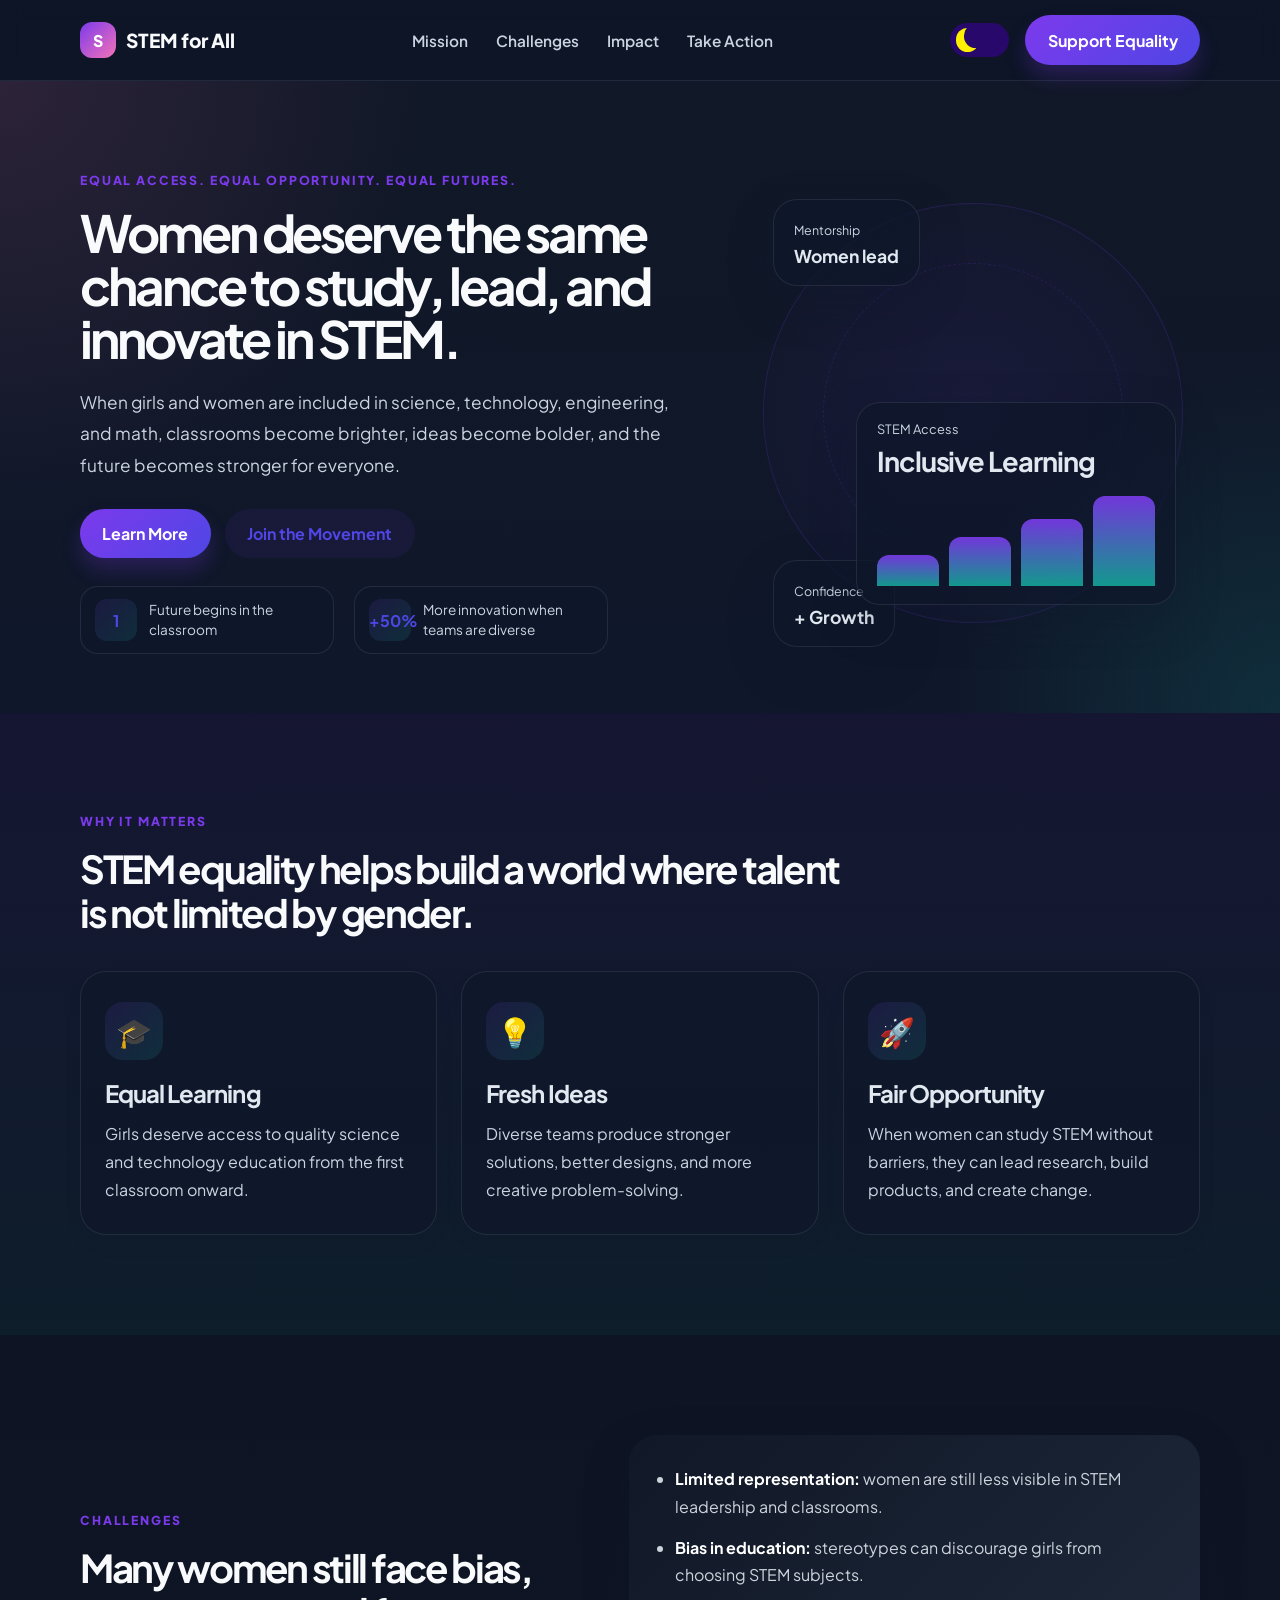
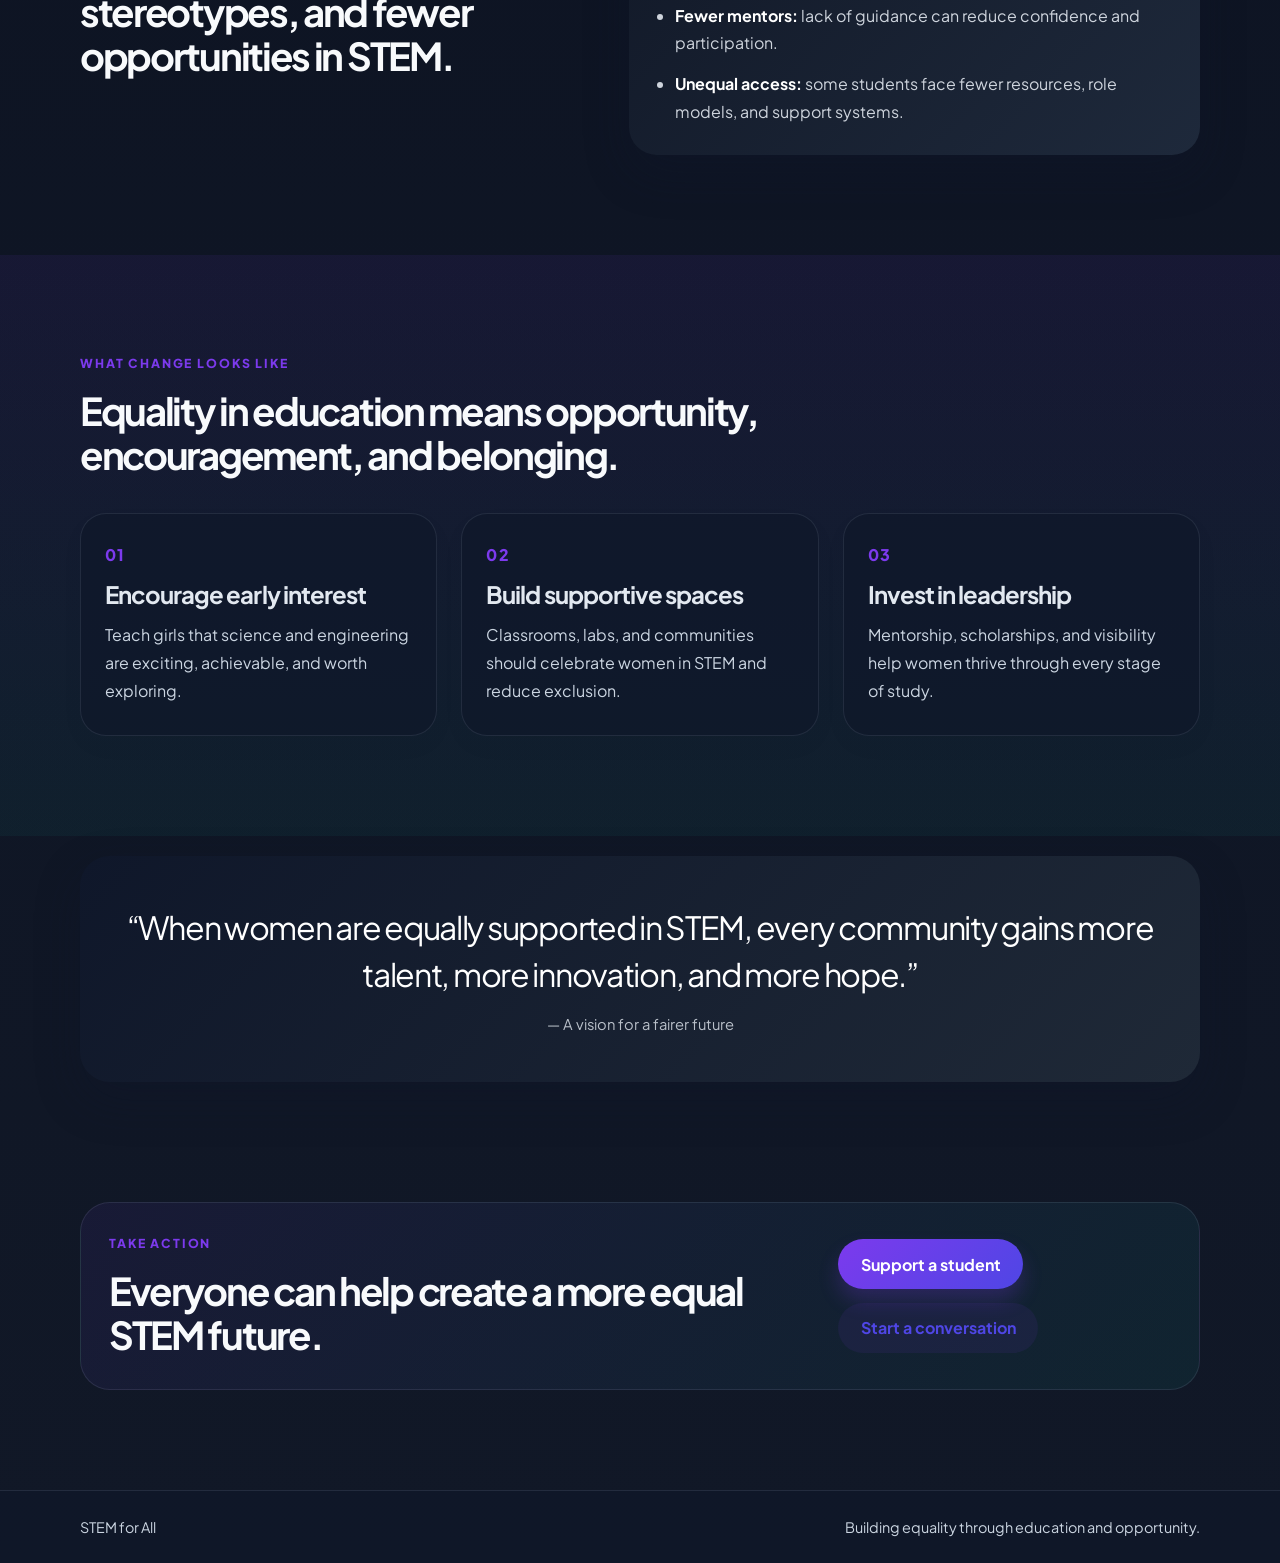
<file: index.html>
<!DOCTYPE html>
<html lang="en">
<head>
    <meta charset="UTF-8">
    <meta name="viewport" content="width=device-width, initial-scale=1.0">
    <title>STEM for All</title>
    <link rel="preconnect" href="https://fonts.googleapis.com">
    <link rel="preconnect" href="https://fonts.gstatic.com" crossorigin>
    <link href="https://fonts.googleapis.com/css2?family=Plus+Jakarta+Sans:wght@400;500;600;700;800&display=swap" rel="stylesheet">
    <link rel="stylesheet" href="style.css">
</head>
<body>
    <header class="topbar">
        <div class="container nav-wrap">
            <div class="brand">
                <span class="brand-mark">S</span>
                <span>STEM for All</span>
            </div>
            <nav class="main-nav" aria-label="Main navigation">
                <a href="#mission">Mission</a>
                <a href="#barriers">Challenges</a>
                <a href="#impact">Impact</a>
                <a href="#act">Take Action</a>
            </nav>
            <div class="header-actions">
                <!-- From Uiverse.io by alexruix -->
                <label class="switch" aria-label="Toggle dark mode">
                    <input type="checkbox" id="theme-toggle">
                    <span class="slider"></span>
                </label>
                <a class="nav-cta" href="#act">Support Equality</a>
            </div>
        </div>
    </header>

    <main>
        <section class="hero">
            <div class="container hero-grid">
                <div class="hero-copy">
                    <p class="eyebrow">Equal access. Equal opportunity. Equal futures.</p>
                    <h1>Women deserve the same chance to study, lead, and innovate in STEM.</h1>
                    <p class="lead">
                        When girls and women are included in science, technology, engineering, and math,
                        classrooms become brighter, ideas become bolder, and the future becomes stronger for everyone.
                    </p>
                    <div class="cta-row">
                        <a class="btn btn-primary" href="#mission">Learn More</a>
                        <a class="btn btn-secondary join-button" href="login.php">Join the Movement</a>
                    </div>
                    <ul class="mini-stats" aria-label="Key STEM equality facts">
                        <li><strong>1</strong><span>Future begins in the classroom</span></li>
                        <li><strong>+50%</strong><span>More innovation when teams are diverse</span></li>
                    </ul>
                </div>

                <div class="hero-visual" aria-label="STEM equality illustration">
                    <div class="circle-ring ring-one"></div>
                    <div class="circle-ring ring-two"></div>
                    <div class="floating-card card-main">
                        <span class="card-label">STEM Access</span>
                        <strong>Inclusive Learning</strong>
                        <div class="bars">
                            <span></span>
                            <span></span>
                            <span></span>
                            <span></span>
                        </div>
                    </div>
                    <div class="floating-card card-top">
                        <span>Mentorship</span>
                        <strong>Women lead</strong>
                    </div>
                    <div class="floating-card card-bottom">
                        <span>Confidence</span>
                        <strong>+ Growth</strong>
                    </div>
                </div>
            </div>
        </section>

        <section id="mission" class="section section-soft">
            <div class="container">
                <div class="section-heading">
                    <p class="eyebrow">Why it matters</p>
                    <h2>STEM equality helps build a world where talent is not limited by gender.</h2>
                </div>

                <div class="card-grid three-up">
                    <article class="info-card">
                        <div class="icon">🎓</div>
                        <h3>Equal Learning</h3>
                        <p>Girls deserve access to quality science and technology education from the first classroom onward.</p>
                    </article>
                    <article class="info-card">
                        <div class="icon">💡</div>
                        <h3>Fresh Ideas</h3>
                        <p>Diverse teams produce stronger solutions, better designs, and more creative problem-solving.</p>
                    </article>
                    <article class="info-card">
                        <div class="icon">🚀</div>
                        <h3>Fair Opportunity</h3>
                        <p>When women can study STEM without barriers, they can lead research, build products, and create change.</p>
                    </article>
                </div>
            </div>
        </section>

        <section id="barriers" class="section">
            <div class="container split-layout">
                <div>
                    <p class="eyebrow">Challenges</p>
                    <h2>Many women still face bias, stereotypes, and fewer opportunities in STEM.</h2>
                </div>
                <div class="list-panel">
                    <ul>
                        <li><strong>Limited representation:</strong> women are still less visible in STEM leadership and classrooms.</li>
                        <li><strong>Bias in education:</strong> stereotypes can discourage girls from choosing STEM subjects.</li>
                        <li><strong>Fewer mentors:</strong> lack of guidance can reduce confidence and participation.</li>
                        <li><strong>Unequal access:</strong> some students face fewer resources, role models, and support systems.</li>
                    </ul>
                </div>
            </div>
        </section>

        <section id="impact" class="section section-soft">
            <div class="container">
                <div class="section-heading narrow">
                    <p class="eyebrow">What change looks like</p>
                    <h2>Equality in education means opportunity, encouragement, and belonging.</h2>
                </div>

                <div class="card-grid three-up">
                    <article class="impact-card">
                        <span class="impact-number">01</span>
                        <h3>Encourage early interest</h3>
                        <p>Teach girls that science and engineering are exciting, achievable, and worth exploring.</p>
                    </article>
                    <article class="impact-card">
                        <span class="impact-number">02</span>
                        <h3>Build supportive spaces</h3>
                        <p>Classrooms, labs, and communities should celebrate women in STEM and reduce exclusion.</p>
                    </article>
                    <article class="impact-card">
                        <span class="impact-number">03</span>
                        <h3>Invest in leadership</h3>
                        <p>Mentorship, scholarships, and visibility help women thrive through every stage of study.</p>
                    </article>
                </div>
            </div>
        </section>

        <section class="quote-section">
            <div class="container quote-box">
                <p>“When women are equally supported in STEM, every community gains more talent, more innovation, and more hope.”</p>
                <span>— A vision for a fairer future</span>
            </div>
        </section>

        <section id="act" class="section cta-section">
            <div class="container cta-wrap">
                <div>
                    <p class="eyebrow">Take action</p>
                    <h2>Everyone can help create a more equal STEM future.</h2>
                </div>
                <div class="cta-row end">
                    <a class="btn btn-primary" href="#">Support a student</a>
                    <a class="btn btn-secondary" href="#">Start a conversation</a>
                </div>
            </div>
        </section>
    </main>

    <footer class="site-footer">
        <div class="container footer-wrap">
            <p>STEM for All</p>
            <p>Building equality through education and opportunity.</p>
        </div>
    </footer>

    <script src="script.js"></script>
</body>
</html>
</file>
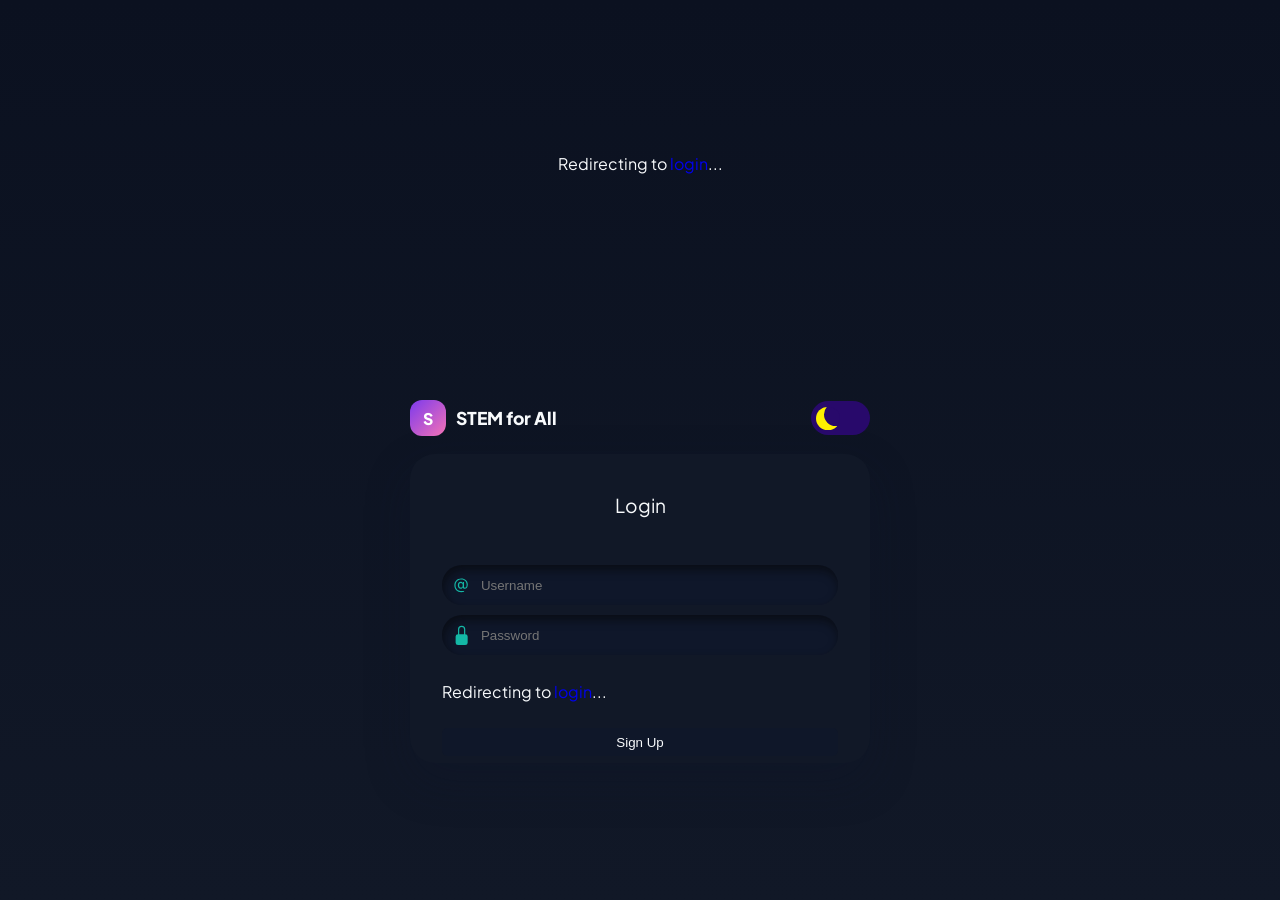
<file: login.html>
<!DOCTYPE html>
<html lang="en">
<head>
    <meta charset="UTF-8">
    <meta name="viewport" content="width=device-width, initial-scale=1.0">
    <meta http-equiv="refresh" content="0; url=login.php">
    <title>Redirecting to login</title>
</head>
<body>
    <p>Redirecting to <a href="login.php">login</a>...</p>
</body>
</html>
<!DOCTYPE html>
<html lang="en">
<head>
    <meta charset="UTF-8">
    <meta name="viewport" content="width=device-width, initial-scale=1.0">
    <meta http-equiv="refresh" content="0; url=login.php">
    <title>Redirecting to login</title>
    <link rel="preconnect" href="https://fonts.googleapis.com">
    <link rel="preconnect" href="https://fonts.gstatic.com" crossorigin>
    <link href="https://fonts.googleapis.com/css2?family=Plus+Jakarta+Sans:wght@400;500;600;700;800&display=swap" rel="stylesheet">
    <link rel="stylesheet" href="style.css">
</head>
<body class="login-page">
    <div class="login-shell">
        <div class="login-topbar">
            <div class="login-brand">
                <span class="brand-mark">S</span>
                <span>STEM for All</span>
            </div>
            <label class="switch" aria-label="Toggle dark mode">
                <input type="checkbox" id="theme-toggle">
                <span class="slider"></span>
            </label>
        </div>

        <form class="form">
            <p id="heading">Login</p>

            <div class="field">
                <svg class="input-icon" xmlns="http://www.w3.org/2000/svg" width="16" height="16" fill="currentColor" viewBox="0 0 16 16">
                    <path d="M13.106 7.222c0-2.967-2.249-5.032-5.482-5.032-3.35 0-5.646 2.318-5.646 5.702 0 3.493 2.235 5.708 5.762 5.708.862 0 1.689-.123 2.304-.335v-.862c-.43.199-1.354.328-2.29.328-2.926 0-4.813-1.88-4.813-4.798 0-2.844 1.921-4.881 4.594-4.881 2.735 0 4.608 1.688 4.608 4.156 0 1.682-.554 2.769-1.416 2.769-.492 0-.772-.28-.772-.76V5.206H8.923v.834h-.11c-.266-.595-.881-.964-1.6-.964-1.4 0-2.378 1.162-2.378 2.823 0 1.737.957 2.906 2.379 2.906.8 0 1.415-.39 1.709-1.087h.11c.081.67.703 1.148 1.503 1.148 1.572 0 2.57-1.415 2.57-3.643zm-7.177.704c0-1.197.54-1.907 1.456-1.907.93 0 1.524.738 1.524 1.907S8.308 9.84 7.371 9.84c-.895 0-1.442-.725-1.442-1.914z"></path>
                </svg>
                <input autocomplete="off" placeholder="Username" class="input-field" type="text">
            </div>

            <div class="field">
                <svg class="input-icon" xmlns="http://www.w3.org/2000/svg" width="16" height="16" fill="currentColor" viewBox="0 0 16 16">
                    <path d="M8 1a2 2 0 0 1 2 2v4H6V3a2 2 0 0 1 2-2zm3 6V3a3 3 0 0 0-6 0v4a2 2 0 0 0-2 2v5a2 2 0 0 0 2 2h6a2 2 0 0 0 2-2V9a2 2 0 0 0-2-2z"></path>
                </svg>
                <input placeholder="Password" class="input-field" type="password">
            </div>
            <body>
                <p>Redirecting to <a href="login.php">login</a>...</p>
                <button type="button" class="button2">Sign Up</button>
</file>
<file: style.css>
:root {
    --bg: #0f172a;
    --bg-strong: #111827;
    --panel: #ffffff;
    --panel-soft: #f3f7ff;
    --card: #eef4ff;
    --primary: #7c3aed;
    --primary-deep: #4f46e5;
    --secondary: #f472b6;
    --accent: #14b8a6;
    --dark-text: #f8fafc;
    --light-text: #0f172a;
    --muted: #cbd5e1;
    --muted-strong: #e2e8f0;
    --border: rgba(148, 163, 184, 0.15);
    --shadow: 0 18px 45px rgba(15, 23, 42, 0.28);
    --page-bg: linear-gradient(180deg, #0b1120 0%, #111827 100%);
    --topbar-bg: rgba(15, 23, 42, 0.76);
    --section-soft: linear-gradient(180deg, rgba(124, 58, 237, 0.08), rgba(20, 184, 166, 0.06));
    --card-bg: rgba(15, 23, 42, 0.7);
    --card-text: #e2e8f0;
    --card-border: rgba(148, 163, 184, 0.14);
    --glass: rgba(15, 23, 42, 0.72);
    --hero-bg: radial-gradient(circle at top left, rgba(244, 114, 182, 0.12), transparent 30%), radial-gradient(circle at bottom right, rgba(20, 184, 166, 0.14), transparent 24%), linear-gradient(180deg, #111827 0%, #0f172a 100%);
}

body.light-mode {
    --bg: #f8fafc;
    --bg-strong: #eef2ff;
    --panel: #ffffff;
    --panel-soft: #f8fafc;
    --card: #eef4ff;
    --primary: #7c3aed;
    --primary-deep: #4f46e5;
    --secondary: #f472b6;
    --accent: #14b8a6;
    --dark-text: #0f172a;
    --light-text: #f8fafc;
    --muted: #475569;
    --muted-strong: #334155;
    --border: rgba(15, 23, 42, 0.08);
    --shadow: 0 18px 45px rgba(15, 23, 42, 0.12);
    --page-bg: linear-gradient(180deg, #f5f6ff 0%, #eef6ff 100%);
    --topbar-bg: rgba(255, 255, 255, 0.8);
    --section-soft: linear-gradient(180deg, rgba(124, 58, 237, 0.03), rgba(20, 184, 166, 0.04));
    --card-bg: rgba(255, 255, 255, 0.8);
    --card-text: #0f172a;
    --card-border: rgba(15, 23, 42, 0.06);
    --glass: rgba(255, 255, 255, 0.7);
    --hero-bg: radial-gradient(circle at top left, rgba(244, 114, 182, 0.16), transparent 26%), radial-gradient(circle at bottom right, rgba(20, 184, 166, 0.16), transparent 20%), linear-gradient(180deg, #f8f8ff 0%, #f4f8ff 100%);
}

* {
    box-sizing: border-box;
}

html {
    scroll-behavior: smooth;
}

body {
    margin: 0;
    font-family: "Plus Jakarta Sans", Arial, sans-serif;
    background: var(--page-bg);
    color: var(--dark-text);
    transition: background 0.3s ease, color 0.3s ease;
}

a {
    text-decoration: none;
}

img {
    max-width: 100%;
    display: block;
}

.container {
    width: min(1120px, calc(100% - 32px));
    margin: 0 auto;
}

.topbar {
    position: sticky;
    top: 0;
    z-index: 20;
    background: var(--topbar-bg);
    backdrop-filter: blur(10px);
    border-bottom: 1px solid var(--border);
}

.nav-wrap {
    display: flex;
    align-items: center;
    justify-content: space-between;
    min-height: 80px;
    gap: 16px;
}

.brand {
    display: inline-flex;
    align-items: center;
    gap: 10px;
    font-weight: 800;
    font-size: 1.2rem;
    color: var(--dark-text);
}

.brand-mark {
    display: grid;
    place-items: center;
    width: 36px;
    height: 36px;
    border-radius: 12px;
    background: linear-gradient(135deg, var(--primary) 0%, var(--secondary) 100%);
    color: white;
    font-size: 1rem;
}

.main-nav {
    display: flex;
    align-items: center;
    gap: 28px;
}

.main-nav a {
    color: var(--muted);
    font-weight: 600;
    font-size: 0.96rem;
}

.header-actions {
    display: flex;
    align-items: center;
    gap: 16px;
}

.nav-cta,
.btn {
    display: inline-flex;
    align-items: center;
    justify-content: center;
    padding: 0.9rem 1.4rem;
    border-radius: 999px;
    font-weight: 700;
    transition: transform 0.2s ease, box-shadow 0.2s ease;
}

.nav-cta,
.btn-primary {
    background: linear-gradient(135deg, var(--primary) 0%, var(--primary-deep) 100%);
    color: white;
    box-shadow: 0 12px 20px rgba(124, 58, 237, 0.23);
}

.btn-secondary {
    background: rgba(124, 58, 237, 0.08);
    color: var(--primary-deep);
}

.nav-cta:hover,
.btn:hover {
    transform: translateY(-2px);
}

.hero {
    padding: 72px 0 40px;
    background: var(--hero-bg);
}

.hero-grid {
    display: grid;
    grid-template-columns: 1.15fr 0.85fr;
    align-items: center;
    gap: 50px;
}

.eyebrow {
    margin: 0 0 18px;
    font-size: 0.77rem;
    letter-spacing: 0.15em;
    text-transform: uppercase;
    font-weight: 800;
    color: var(--primary);
}

.hero-copy h1 {
    margin: 0;
    font-size: clamp(2.7rem, 4vw, 4.5rem);
    line-height: 1.04;
    letter-spacing: -0.06em;
    max-width: 620px;
}

.lead {
    max-width: 620px;
    margin: 22px 0 0;
    font-size: 1.08rem;
    line-height: 1.8;
    color: var(--muted);
}

.cta-row {
    display: flex;
    flex-wrap: wrap;
    align-items: center;
    gap: 14px;
    margin-top: 28px;
}

.mini-stats {
    list-style: none;
    display: flex;
    flex-wrap: wrap;
    gap: 20px;
    padding: 0;
    margin: 28px 0 0;
}

.mini-stats li {
    display: flex;
    align-items: center;
    gap: 12px;
    background: var(--glass);
    border: 1px solid var(--border);
    border-radius: 18px;
    padding: 12px 14px;
}

.mini-stats strong {
    display: grid;
    place-items: center;
    width: 42px;
    height: 42px;
    border-radius: 12px;
    background: linear-gradient(135deg, rgba(124, 58, 237, 0.12), rgba(20, 184, 166, 0.14));
    color: var(--primary-deep);
    font-size: 1rem;
}

.mini-stats span {
    font-size: 0.85rem;
    color: var(--muted);
    max-width: 170px;
    line-height: 1.5;
}

.hero-visual {
    position: relative;
    min-height: 520px;
    display: grid;
    place-items: center;
}

.circle-ring {
    position: absolute;
    border-radius: 50%;
    border: 1px solid rgba(124, 58, 237, 0.18);
}

.ring-one {
    width: 420px;
    height: 420px;
    background: radial-gradient(circle, rgba(124, 58, 237, 0.09), rgba(124, 58, 237, 0));
}

.ring-two {
    width: 300px;
    height: 300px;
    border-style: dashed;
}

.floating-card {
    position: absolute;
    background: var(--glass);
    border: 1px solid var(--card-border);
    box-shadow: var(--shadow);
    border-radius: 24px;
    padding: 18px 20px;
    color: var(--card-text);
}

.card-main {
    width: min(320px, 100%);
    right: 24px;
    bottom: 68px;
    z-index: 2;
}

.card-label {
    display: block;
    color: var(--muted);
    font-size: 0.8rem;
    margin-bottom: 8px;
}

.card-main strong {
    font-size: 1.7rem;
    line-height: 1.2;
    letter-spacing: -0.04em;
}

.bars {
    display: flex;
    align-items: end;
    gap: 10px;
    height: 90px;
    margin-top: 18px;
}

.bars span {
    display: block;
    flex: 1;
    border-radius: 12px 12px 0 0;
    background: linear-gradient(180deg, rgba(124, 58, 237, 0.9), rgba(20, 184, 166, 0.8));
}

.bars span:nth-child(1) { height: 35%; }
.bars span:nth-child(2) { height: 55%; }
.bars span:nth-child(3) { height: 75%; }
.bars span:nth-child(4) { height: 100%; }

.card-top {
    top: 46px;
    left: 28px;
}

.card-bottom {
    left: 28px;
    bottom: 26px;
}

.card-top span,
.card-bottom span {
    color: var(--muted);
    font-size: 0.78rem;
}

.card-top strong,
.card-bottom strong {
    display: block;
    font-size: 1.1rem;
    margin-top: 6px;
}

.section {
    padding: 100px 0;
}

.section-soft {
    background: var(--section-soft);
}

.section-heading {
    max-width: 760px;
    margin-bottom: 36px;
}

.section-heading h2,
.split-layout h2,
.cta-wrap h2 {
    margin: 0;
    font-size: clamp(2.1rem, 3vw, 3rem);
    line-height: 1.15;
    letter-spacing: -0.06em;
}

.card-grid {
    display: grid;
    gap: 24px;
}

.three-up {
    grid-template-columns: repeat(3, minmax(0, 1fr));
}

.info-card,
.impact-card {
    background: var(--card-bg);
    border: 1px solid var(--card-border);
    border-radius: 26px;
    padding: 30px 24px;
    box-shadow: 0 10px 25px rgba(15, 23, 42, 0.03);
    color: var(--card-text);
}

.icon {
    width: 58px;
    height: 58px;
    display: grid;
    place-items: center;
    border-radius: 18px;
    background: linear-gradient(135deg, rgba(124, 58, 237, 0.12), rgba(20, 184, 166, 0.14));
    font-size: 1.8rem;
    margin-bottom: 18px;
}

.info-card h3,
.impact-card h3 {
    margin: 0 0 12px;
    font-size: 1.5rem;
    letter-spacing: -0.04em;
}

.info-card p,
.impact-card p,
.list-panel li {
    margin: 0;
    color: var(--muted);
    line-height: 1.75;
    font-size: 1rem;
}

.split-layout {
    display: grid;
    grid-template-columns: 1fr 1.1fr;
    align-items: center;
    gap: 30px;
}

.list-panel {
    background: linear-gradient(135deg, #111827 0%, #1e293b 100%);
    color: white;
    border-radius: 28px;
    padding: 30px 26px;
    box-shadow: var(--shadow);
}

.list-panel ul {
    margin: 0;
    padding-left: 20px;
    display: grid;
    gap: 14px;
}

.list-panel li {
    color: rgba(226, 232, 240, 0.9);
    line-height: 1.7;
}

.list-panel strong {
    color: white;
}

.impact-number {
    display: inline-block;
    margin-bottom: 14px;
    font-weight: 800;
    color: var(--primary);
    letter-spacing: 0.08em;
}

.quote-section {
    padding: 20px 0 80px;
}

.quote-box {
    background: linear-gradient(135deg, #0f172a 0%, #1f2937 100%);
    border-radius: 30px;
    padding: 48px 38px;
    text-align: center;
    box-shadow: var(--shadow);
}

.quote-box p {
    margin: 0;
    color: white;
    font-size: clamp(1.6rem, 2.5vw, 2.5rem);
    line-height: 1.45;
    letter-spacing: -0.04em;
}

.quote-box span {
    display: inline-block;
    margin-top: 18px;
    color: rgba(226, 232, 240, 0.8);
    font-size: 0.92rem;
}

.cta-section {
    padding-top: 40px;
    padding-bottom: 100px;
}

.cta-wrap {
    background: linear-gradient(135deg, rgba(124, 58, 237, 0.08), rgba(20, 184, 166, 0.08));
    border: 1px solid var(--border);
    border-radius: 30px;
    padding: 32px 28px;
    display: flex;
    align-items: center;
    justify-content: space-between;
    gap: 18px;
}

.cta-row.end {
    margin-top: 0;
}

.site-footer {
    border-top: 1px solid var(--border);
    background: var(--topbar-bg);
}

.footer-wrap {
    min-height: 72px;
    display: flex;
    align-items: center;
    justify-content: space-between;
    gap: 16px;
    color: var(--muted);
    font-size: 0.9rem;
}

.login-page {
    min-height: 100vh;
    display: grid;
    place-items: center;
    padding: 32px 20px;
    background: var(--page-bg);
}

.login-shell {
    width: min(100%, 460px);
}

.login-topbar {
    display: flex;
    align-items: center;
    justify-content: space-between;
    margin-bottom: 18px;
}

.login-brand {
    display: inline-flex;
    align-items: center;
    gap: 10px;
    font-weight: 800;
    font-size: 1.1rem;
    color: var(--dark-text);
}

.login-brand:hover {
    color: var(--primary);
}

.sr-only {
    position: absolute;
    width: 1px;
    height: 1px;
    padding: 0;
    margin: -1px;
    overflow: hidden;
    clip: rect(0, 0, 0, 0);
    white-space: nowrap;
    border: 0;
}

.card {
    background-image: linear-gradient(163deg, var(--accent) 0%, var(--primary-deep) 100%);
    border-radius: 22px;
    transition: box-shadow 0.3s ease;
}

.card2 {
    border-radius: 18px;
    transition: transform 0.2s ease;
}

.card2:hover {
    transform: scale(0.98);
    border-radius: 20px;
}

.card:hover {
    box-shadow: 0 0 30px 1px rgba(20, 184, 166, 0.3);
}

.form {
  display: flex;
  flex-direction: column;
  gap: 10px;
  padding-left: 2em;
  padding-right: 2em;
  padding-bottom: 0.4em;
    background-color: var(--bg-strong);
  border-radius: 25px;
    transition: background-color 0.3s ease;
  box-shadow: var(--shadow);
}

#heading {
  text-align: center;
  margin: 2em;
    color: var(--dark-text);
  font-size: 1.2em;
}

.form-message {
    margin: 0 0 8px;
    color: #fda4af;
    text-align: center;
    font-size: 0.85rem;
    line-height: 1.5;
}

.form-hint,
.form-success {
    margin: 0 0 8px;
    text-align: center;
    font-size: 0.85rem;
    line-height: 1.5;
}

.form-hint {
    color: var(--muted);
}

.form-success {
    color: var(--accent);
}

.field {
  display: flex;
  align-items: center;
  justify-content: center;
  gap: 0.5em;
  border-radius: 25px;
  padding: 0.6em;
  border: none;
  outline: none;
    color: var(--dark-text);
    background-color: var(--bg);
    box-shadow: inset 2px 5px 10px rgba(5, 5, 5, 0.55);
}

.input-icon {
  height: 1.3em;
  width: 1.3em;
    fill: var(--accent);
}

.input-field {
  background: none;
  border: none;
  outline: none;
  width: 100%;
    color: var(--dark-text);
}

.form .btn {
  display: flex;
  justify-content: center;
  flex-direction: row;
  margin-top: 2.5em;
}

.form .single-action {
        margin-top: 1.5em;
}

.button1 {
  padding: 0.5em 1.1em;
  border-radius: 5px;
  margin-right: 0.5em;
  border: none;
  outline: none;
  transition: .4s ease-in-out;
    background: linear-gradient(135deg, var(--accent) 0%, var(--primary-deep) 100%);
  color: white;
  font-weight: 700;
  cursor: pointer;
}

.button1:hover {
    background: linear-gradient(135deg, var(--primary) 0%, var(--accent) 100%);
  color: white;
}

.button2 {
  padding: 0.5em 2.3em;
  border-radius: 5px;
  border: none;
  outline: none;
  transition: .4s ease-in-out;
    background-color: var(--card-bg);
    color: var(--dark-text);
    text-decoration: none;
  cursor: pointer;
}

.button2:hover {
    background-color: rgba(20, 184, 166, 0.22);
    color: var(--dark-text);
}

.button3 {
  margin-bottom: 3em;
  padding: 0.5em;
  border-radius: 5px;
  border: none;
  outline: none;
  transition: .4s ease-in-out;
    background-color: transparent;
    color: var(--muted);
    text-decoration: none;
  cursor: pointer;
}

.button3:hover {
    background-color: rgba(124, 58, 237, 0.22);
  color: white;
}

/* From Uiverse.io by alexruix */
.switch {
  font-size: 17px;
  position: relative;
  display: inline-block;
  width: 3.5em;
  height: 2em;
}

.switch input {
  opacity: 0;
  width: 0;
  height: 0;
}

.slider {
  --background: #28096b;
  position: absolute;
  cursor: pointer;
  top: 0;
  left: 0;
  right: 0;
  bottom: 0;
  background-color: var(--background);
  transition: .5s;
  border-radius: 30px;
}

.slider:before {
  position: absolute;
  content: "";
  height: 1.4em;
  width: 1.4em;
  border-radius: 50%;
  left: 10%;
  bottom: 15%;
  box-shadow: inset 8px -4px 0px 0px #fff000;
  background: var(--background);
  transition: .5s;
}

input:checked + .slider {
  background-color: #522ba7;
}

input:checked + .slider:before {
  transform: translateX(100%);
  box-shadow: inset 15px -4px 0px 15px #fff000;
}

@media (max-width: 900px) {
    .hero-grid,
    .split-layout,
    .three-up,
    .cta-wrap {
        grid-template-columns: 1fr;
        display: grid;
    }

    .hero-copy h1 {
        max-width: 100%;
    }

    .main-nav {
        display: none;
    }

    .hero-visual {
        min-height: 420px;
    }
}

@media (max-width: 600px) {
    .nav-wrap {
        min-height: 72px;
        padding: 12px 0;
    }

    .nav-cta {
        display: none;
    }

    .header-actions {
        gap: 8px;
    }

    .hero {
        padding-top: 40px;
    }

    .hero-copy h1 {
        font-size: 2.6rem;
    }

    .mini-stats {
        flex-direction: column;
        align-items: stretch;
    }

    .quote-box {
        padding: 36px 20px;
    }

    .footer-wrap,
    .cta-wrap {
        display: block;
    }

    .footer-wrap p {
        margin: 0 0 10px;
    }
}
</file>
